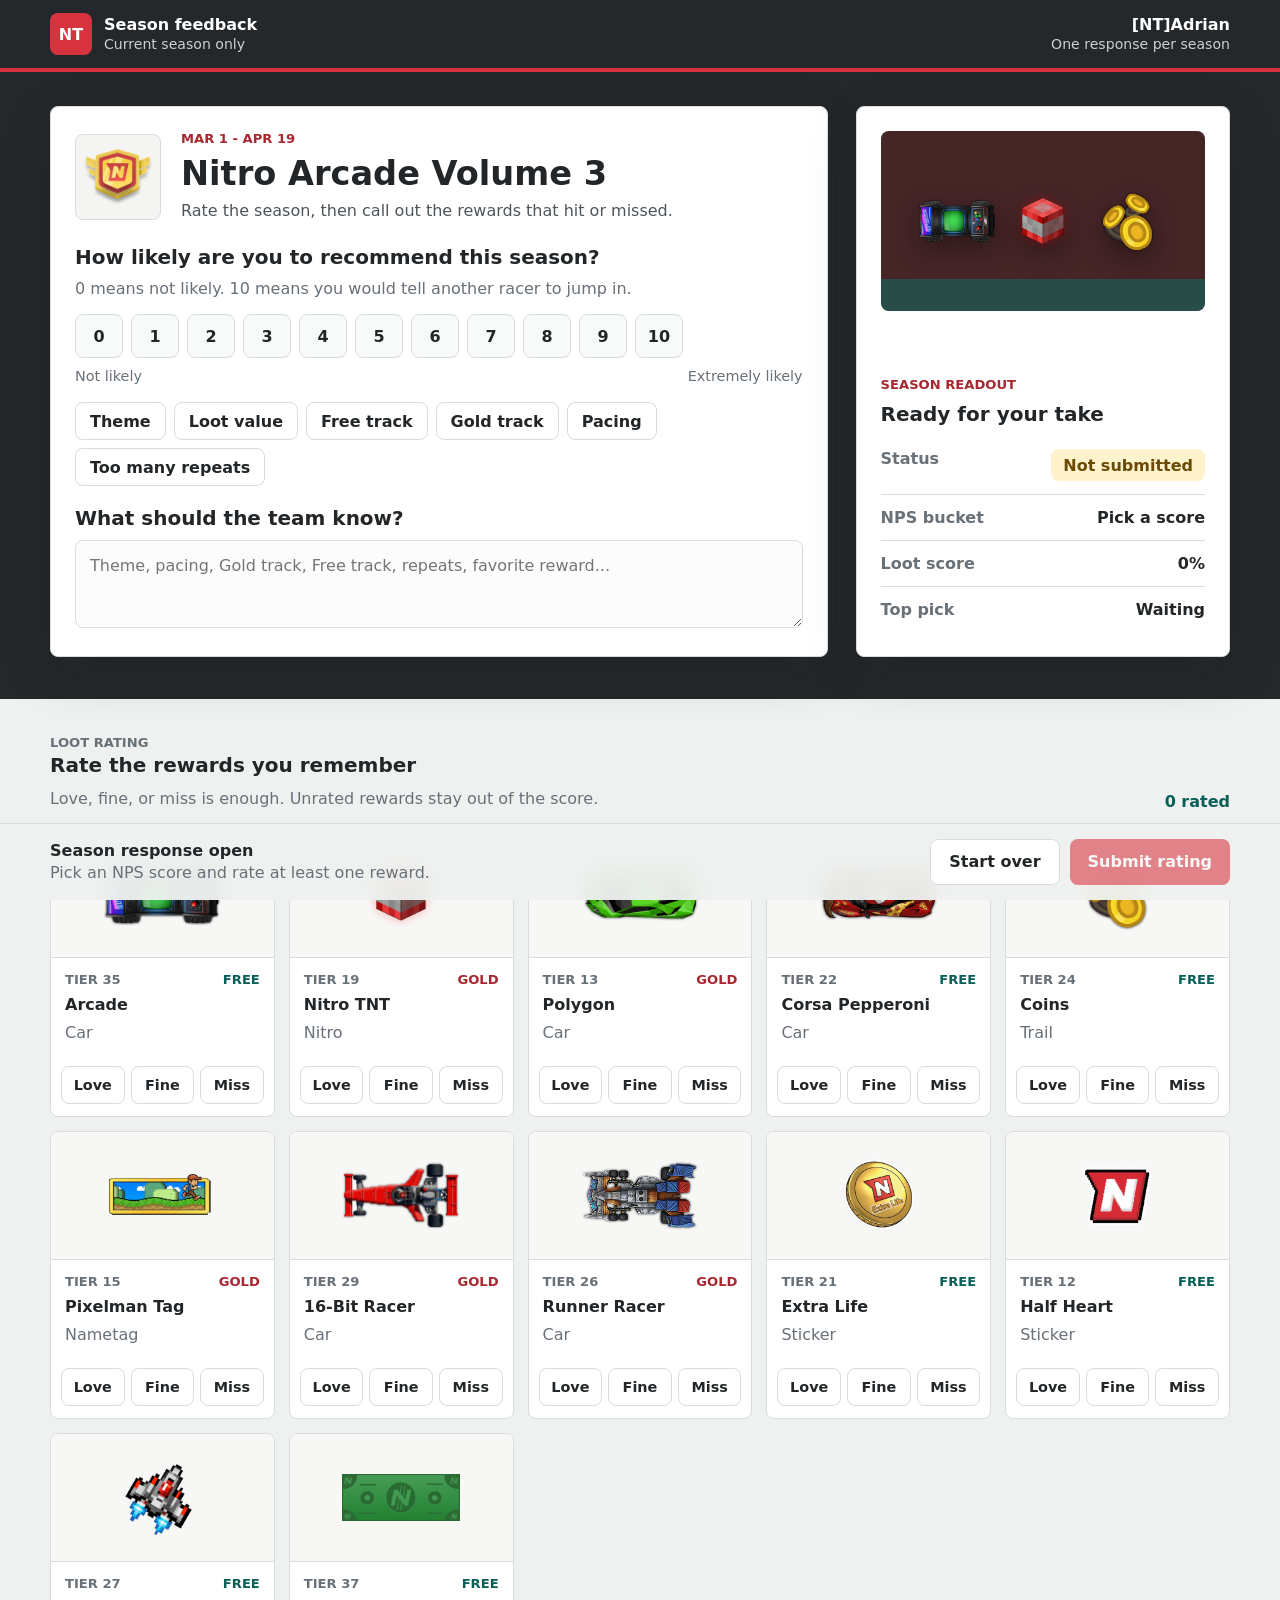
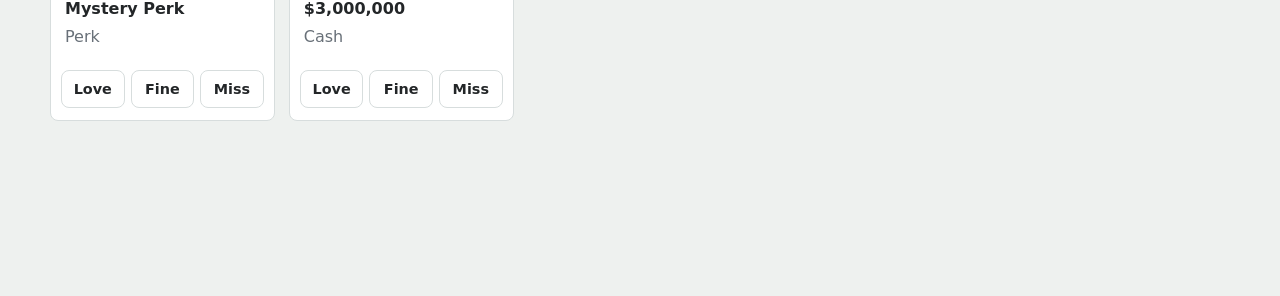
<file: season-rating-demo.html>
<!DOCTYPE html>
<html lang="en">
<head>
  <meta charset="UTF-8">
  <meta name="viewport" content="width=device-width, initial-scale=1.0">
  <title>Season Rating Demo</title>
  <style>
    :root {
      --ink: #232628;
      --muted: #687078;
      --paper: #eef1ef;
      --surface: #ffffff;
      --line: #d7dddd;
      --charcoal: #25282b;
      --red: #d6333f;
      --red-dark: #a92731;
      --teal: #08776e;
      --teal-dark: #075f58;
      --yellow: #efbd45;
      --bad: #a83b34;
      --shadow: 0 18px 50px rgba(22, 24, 26, 0.16);
    }

    * {
      box-sizing: border-box;
    }

    body {
      margin: 0;
      min-height: 100vh;
      color: var(--ink);
      background: var(--paper);
      font-family: Inter, ui-sans-serif, system-ui, -apple-system, BlinkMacSystemFont, "Segoe UI", sans-serif;
      letter-spacing: 0;
    }

    img {
      display: block;
      max-width: 100%;
    }

    button,
    input,
    textarea {
      font: inherit;
      letter-spacing: 0;
    }

    button {
      border: 0;
      border-radius: 8px;
      cursor: pointer;
    }

    button:disabled {
      cursor: not-allowed;
      opacity: 0.58;
    }

    .topbar {
      background: var(--charcoal);
      border-bottom: 4px solid var(--red);
      color: #fff;
    }

    .topbar-inner,
    .wrap {
      width: min(1180px, calc(100% - 32px));
      margin: 0 auto;
    }

    .topbar-inner {
      min-height: 68px;
      display: flex;
      align-items: center;
      justify-content: space-between;
      gap: 20px;
    }

    .brand {
      display: flex;
      align-items: center;
      gap: 12px;
      min-width: 0;
    }

    .brand-mark {
      width: 42px;
      height: 42px;
      display: grid;
      place-items: center;
      flex: 0 0 auto;
      border-radius: 8px;
      background: var(--red);
      color: #fff;
      font-weight: 900;
    }

    .brand strong,
    .player strong {
      display: block;
      line-height: 1.1;
    }

    .brand span,
    .player span {
      display: block;
      margin-top: 3px;
      color: #cbd1d0;
      font-size: 0.88rem;
    }

    .player {
      text-align: right;
      flex: 0 0 auto;
    }

    .season-band {
      background: var(--charcoal);
      color: #fff;
      padding: 34px 0 42px;
    }

    .season-grid {
      display: grid;
      grid-template-columns: minmax(0, 1.35fr) minmax(300px, 0.65fr);
      gap: 28px;
      align-items: stretch;
    }

    .survey-panel,
    .readout {
      background: var(--surface);
      color: var(--ink);
      border: 1px solid var(--line);
      border-radius: 8px;
      box-shadow: var(--shadow);
    }

    .survey-panel {
      padding: 24px;
    }

    .season-heading {
      display: grid;
      grid-template-columns: auto minmax(0, 1fr);
      gap: 20px;
      align-items: center;
      margin-bottom: 22px;
    }

    .medal {
      width: 86px;
      height: 86px;
      display: grid;
      place-items: center;
      border-radius: 8px;
      background: #f4f5f2;
      border: 1px solid var(--line);
    }

    .medal img {
      width: 70px;
      height: 70px;
      object-fit: contain;
    }

    h1,
    h2,
    h3,
    p {
      margin-top: 0;
    }

    h1 {
      margin-bottom: 8px;
      font-size: 2.1rem;
      line-height: 1.05;
    }

    h2 {
      margin-bottom: 10px;
      font-size: 1.25rem;
      line-height: 1.2;
    }

    h3 {
      margin-bottom: 8px;
      font-size: 1rem;
      line-height: 1.25;
    }

    .eyebrow {
      margin-bottom: 10px;
      color: var(--red-dark);
      font-size: 0.82rem;
      font-weight: 800;
      text-transform: uppercase;
    }

    .muted {
      color: var(--muted);
    }

    .season-copy {
      margin-bottom: 0;
      color: #4d555a;
      line-height: 1.5;
    }

    .nps-scale {
      display: flex;
      flex-wrap: wrap;
      gap: 8px;
      margin-top: 16px;
    }

    .nps-button {
      width: 48px;
      height: 44px;
      border: 1px solid var(--line);
      background: #f8faf9;
      color: var(--ink);
      font-weight: 800;
    }

    .nps-button[aria-pressed="true"] {
      background: var(--teal);
      border-color: var(--teal);
      color: #fff;
    }

    .scale-labels {
      display: flex;
      justify-content: space-between;
      gap: 16px;
      margin-top: 10px;
      color: var(--muted);
      font-size: 0.9rem;
    }

    .reason-bank {
      display: flex;
      flex-wrap: wrap;
      gap: 8px;
      margin: 18px 0 20px;
    }

    .chip {
      min-height: 38px;
      padding: 0 14px;
      border: 1px solid var(--line);
      background: #fff;
      color: var(--ink);
      font-weight: 700;
    }

    .chip[aria-pressed="true"] {
      background: #ffe6e8;
      border-color: #ee9ca4;
      color: var(--red-dark);
    }

    .comment-box {
      width: 100%;
      min-height: 88px;
      resize: vertical;
      padding: 13px 14px;
      border: 1px solid var(--line);
      border-radius: 8px;
      color: var(--ink);
      background: #fbfcfb;
      line-height: 1.45;
    }

    .readout {
      padding: 24px;
      display: flex;
      flex-direction: column;
      justify-content: space-between;
      gap: 22px;
    }

    .readout-visual {
      min-height: 180px;
      display: grid;
      place-items: center;
      border-radius: 8px;
      background: #222;
      overflow: hidden;
      position: relative;
    }

    .readout-visual::before {
      content: "";
      position: absolute;
      inset: 0;
      background: rgba(214, 51, 63, 0.2);
      border-bottom: 32px solid rgba(8, 119, 110, 0.48);
    }

    .loot-stack {
      position: relative;
      z-index: 1;
      display: grid;
      grid-template-columns: repeat(3, 78px);
      gap: 8px;
      align-items: end;
    }

    .loot-stack img {
      width: 78px;
      height: 78px;
      object-fit: contain;
      filter: drop-shadow(0 10px 13px rgba(0, 0, 0, 0.34));
    }

    .readout dl {
      margin: 0;
    }

    .readout-row {
      display: grid;
      grid-template-columns: 1fr auto;
      gap: 14px;
      padding: 13px 0;
      border-top: 1px solid var(--line);
    }

    .readout-row:first-child {
      border-top: 0;
    }

    .readout dt {
      color: var(--muted);
      font-weight: 700;
    }

    .readout dd {
      margin: 0;
      font-weight: 900;
      text-align: right;
    }

    .status-pill {
      display: inline-flex;
      align-items: center;
      min-height: 32px;
      padding: 0 12px;
      border-radius: 8px;
      background: #fff3ce;
      color: #6a4a04;
      font-weight: 800;
    }

    .status-pill.is-done {
      background: #dff1e7;
      color: #1b6738;
    }

    .rewards-band {
      padding: 34px 0 98px;
    }

    .section-head {
      display: flex;
      align-items: flex-end;
      justify-content: space-between;
      gap: 24px;
      margin-bottom: 18px;
    }

    .section-head p {
      max-width: 620px;
      margin-bottom: 0;
      color: var(--muted);
      line-height: 1.5;
    }

    .progress-note {
      flex: 0 0 auto;
      color: var(--teal-dark);
      font-weight: 900;
    }

    .reward-grid {
      display: grid;
      grid-template-columns: repeat(auto-fit, minmax(196px, 1fr));
      gap: 14px;
    }

    .reward-tile {
      min-height: 268px;
      display: flex;
      flex-direction: column;
      background: #fff;
      border: 1px solid var(--line);
      border-radius: 8px;
      overflow: hidden;
    }

    .reward-art {
      height: 128px;
      display: grid;
      place-items: center;
      padding: 16px;
      background: #f7f8f6;
      border-bottom: 1px solid var(--line);
    }

    .reward-art img {
      width: 118px;
      height: 92px;
      object-fit: contain;
    }

    .reward-body {
      min-height: 78px;
      padding: 14px 14px 8px;
    }

    .reward-meta {
      display: flex;
      align-items: center;
      justify-content: space-between;
      gap: 10px;
      margin-bottom: 8px;
      color: var(--muted);
      font-size: 0.82rem;
      font-weight: 800;
      text-transform: uppercase;
    }

    .track-tag {
      color: var(--red-dark);
    }

    .track-tag.is-free {
      color: var(--teal-dark);
    }

    .reward-actions {
      display: grid;
      grid-template-columns: repeat(3, minmax(0, 1fr));
      gap: 6px;
      padding: 0 10px 12px;
      margin-top: auto;
    }

    .loot-button {
      min-height: 38px;
      padding: 0 8px;
      border: 1px solid var(--line);
      background: #fff;
      color: var(--ink);
      font-size: 0.9rem;
      font-weight: 800;
    }

    .loot-button[aria-pressed="true"][data-value="love"] {
      background: #daf0e4;
      border-color: #7dc198;
      color: #155d32;
    }

    .loot-button[aria-pressed="true"][data-value="fine"] {
      background: #fff0c2;
      border-color: var(--yellow);
      color: #684b06;
    }

    .loot-button[aria-pressed="true"][data-value="miss"] {
      background: #f9dddb;
      border-color: #d58c86;
      color: var(--bad);
    }

    .action-bar {
      position: sticky;
      bottom: 0;
      z-index: 2;
      background: rgba(238, 241, 239, 0.96);
      border-top: 1px solid var(--line);
      backdrop-filter: blur(10px);
    }

    .action-inner {
      width: min(1180px, calc(100% - 32px));
      min-height: 76px;
      margin: 0 auto;
      display: flex;
      align-items: center;
      justify-content: space-between;
      gap: 18px;
    }

    .action-copy {
      color: var(--muted);
      line-height: 1.4;
    }

    .action-copy strong {
      display: block;
      color: var(--ink);
    }

    .action-buttons {
      display: flex;
      gap: 10px;
      flex: 0 0 auto;
    }

    .primary-button,
    .secondary-button {
      min-height: 46px;
      padding: 0 18px;
      font-weight: 900;
    }

    .primary-button {
      background: var(--red);
      color: #fff;
    }

    .primary-button:hover:not(:disabled) {
      background: var(--red-dark);
    }

    .secondary-button {
      border: 1px solid var(--line);
      background: #fff;
      color: var(--ink);
    }

    .toast {
      position: fixed;
      right: 24px;
      bottom: 96px;
      max-width: min(360px, calc(100% - 48px));
      padding: 14px 16px;
      border-radius: 8px;
      background: var(--charcoal);
      color: #fff;
      box-shadow: var(--shadow);
      transform: translateY(18px);
      opacity: 0;
      pointer-events: none;
      transition: opacity 160ms ease, transform 160ms ease;
      z-index: 3;
    }

    .toast.is-visible {
      transform: translateY(0);
      opacity: 1;
    }

    @media (max-width: 900px) {
      .season-grid {
        grid-template-columns: 1fr;
      }

      .readout {
        box-shadow: none;
      }

      .section-head,
      .action-inner {
        align-items: stretch;
        flex-direction: column;
      }

      .action-buttons {
        width: 100%;
      }

      .primary-button,
      .secondary-button {
        flex: 1 1 0;
      }
    }

    @media (max-width: 560px) {
      .topbar-inner,
      .wrap,
      .action-inner {
        width: min(100% - 20px, 1180px);
      }

      .topbar-inner {
        align-items: flex-start;
        flex-direction: column;
        padding: 14px 0;
      }

      .player {
        text-align: left;
      }

      .season-band {
        padding: 20px 0 28px;
      }

      .survey-panel,
      .readout {
        padding: 16px;
      }

      .season-heading {
        grid-template-columns: 1fr;
      }

      h1 {
        font-size: 1.7rem;
      }

      .reward-grid {
        grid-template-columns: 1fr;
      }

      .reward-tile {
        min-height: 244px;
      }
    }
  </style>
</head>
<body>
  <header class="topbar">
    <div class="topbar-inner">
      <div class="brand" aria-label="Nitro Type season feedback">
        <div class="brand-mark">NT</div>
        <div>
          <strong>Season feedback</strong>
          <span>Current season only</span>
        </div>
      </div>
      <div class="player">
        <strong>[NT]Adrian</strong>
        <span>One response per season</span>
      </div>
    </div>
  </header>

  <main>
    <section class="season-band">
      <div class="wrap season-grid">
        <div class="survey-panel" aria-labelledby="season-title">
          <div class="season-heading">
            <div class="medal">
              <img src="Season Rewards _ Nitro Type_files/season-medal-default.png" alt="Nitro Arcade medal">
            </div>
            <div>
              <p class="eyebrow">Mar 1 - Apr 19</p>
              <h1 id="season-title">Nitro Arcade Volume 3</h1>
              <p class="season-copy">Rate the season, then call out the rewards that hit or missed.</p>
            </div>
          </div>

          <h2>How likely are you to recommend this season?</h2>
          <p class="muted">0 means not likely. 10 means you would tell another racer to jump in.</p>
          <div class="nps-scale" id="npsScale" aria-label="Season recommendation score"></div>
          <div class="scale-labels">
            <span>Not likely</span>
            <span>Extremely likely</span>
          </div>

          <div class="reason-bank" id="reasonBank" aria-label="Score reasons"></div>

          <label for="commentBox">
            <h2>What should the team know?</h2>
          </label>
          <textarea id="commentBox" class="comment-box" maxlength="280" placeholder="Theme, pacing, Gold track, Free track, repeats, favorite reward..."></textarea>
        </div>

        <aside class="readout" aria-live="polite">
          <div>
            <div class="readout-visual" aria-hidden="true">
              <div class="loot-stack">
                <img src="Season Rewards _ Nitro Type_files/arcade_large.png" alt="">
                <img src="Season Rewards _ Nitro Type_files/nitro_tnt_1772334923.png" alt="">
                <img src="Season Rewards _ Nitro Type_files/coins_1772334865.png" alt="">
              </div>
            </div>
          </div>
          <div>
            <p class="eyebrow">Season readout</p>
            <h2 id="readoutTitle">Ready for your take</h2>
            <dl>
              <div class="readout-row">
                <dt>Status</dt>
                <dd><span class="status-pill" id="submissionStatus">Not submitted</span></dd>
              </div>
              <div class="readout-row">
                <dt>NPS bucket</dt>
                <dd id="npsBucket">Pick a score</dd>
              </div>
              <div class="readout-row">
                <dt>Loot score</dt>
                <dd id="lootScore">0%</dd>
              </div>
              <div class="readout-row">
                <dt>Top pick</dt>
                <dd id="topPick">Waiting</dd>
              </div>
            </dl>
          </div>
        </aside>
      </div>
    </section>

    <section class="rewards-band">
      <div class="wrap">
        <div class="section-head">
          <div>
            <p class="eyebrow">Loot rating</p>
            <h2>Rate the rewards you remember</h2>
            <p>Love, fine, or miss is enough. Unrated rewards stay out of the score.</p>
          </div>
          <div class="progress-note" id="progressNote">0 rated</div>
        </div>
        <div class="reward-grid" id="rewardGrid"></div>
      </div>
    </section>
  </main>

  <div class="action-bar">
    <div class="action-inner">
      <div class="action-copy" id="actionCopy">
        <strong>Season response open</strong>
        Pick an NPS score and rate at least one reward.
      </div>
      <div class="action-buttons">
        <button type="button" class="secondary-button" id="resetButton">Start over</button>
        <button type="button" class="primary-button" id="submitButton" disabled>Submit rating</button>
      </div>
    </div>
  </div>

  <div class="toast" id="toast" role="status">Season rating submitted.</div>

  <script>
    const seasonId = "nitro-arcade-vol-3";
    const userId = "adrian-demo";
    const storageKey = "nt-season-rating:" + seasonId + ":" + userId;

    const rewards = [
      {
        id: "arcade",
        tier: 35,
        track: "Free",
        name: "Arcade",
        type: "Car",
        image: "Season Rewards _ Nitro Type_files/arcade_large.png"
      },
      {
        id: "nitro-tnt",
        tier: 19,
        track: "Gold",
        name: "Nitro TNT",
        type: "Nitro",
        image: "Season Rewards _ Nitro Type_files/nitro_tnt_1772334923.png"
      },
      {
        id: "polygon",
        tier: 13,
        track: "Gold",
        name: "Polygon",
        type: "Car",
        image: "Season Rewards _ Nitro Type_files/polygon_large.png"
      },
      {
        id: "corsa-pepperoni",
        tier: 22,
        track: "Free",
        name: "Corsa Pepperoni",
        type: "Car",
        image: "Season Rewards _ Nitro Type_files/corsapepperoni_large.png"
      },
      {
        id: "coins-trail",
        tier: 24,
        track: "Free",
        name: "Coins",
        type: "Trail",
        image: "Season Rewards _ Nitro Type_files/coins_1772334865.png"
      },
      {
        id: "pixelman",
        tier: 15,
        track: "Gold",
        name: "Pixelman Tag",
        type: "Nametag",
        image: "Season Rewards _ Nitro Type_files/pixelman_tag_1772334963.png"
      },
      {
        id: "eight-bit-racer",
        tier: 29,
        track: "Gold",
        name: "16-Bit Racer",
        type: "Car",
        image: "Season Rewards _ Nitro Type_files/16bitracerr_large.png"
      },
      {
        id: "runner-racer",
        tier: 26,
        track: "Gold",
        name: "Runner Racer",
        type: "Car",
        image: "Season Rewards _ Nitro Type_files/runeracerrrrr_large.png"
      },
      {
        id: "extra-life",
        tier: 21,
        track: "Free",
        name: "Extra Life",
        type: "Sticker",
        image: "Season Rewards _ Nitro Type_files/sticker_1772334398.png"
      },
      {
        id: "half-heart",
        tier: 12,
        track: "Free",
        name: "Half Heart",
        type: "Sticker",
        image: "Season Rewards _ Nitro Type_files/sticker_1772334436.png"
      },
      {
        id: "perk",
        tier: 27,
        track: "Free",
        name: "Mystery Perk",
        type: "Perk",
        image: "Season Rewards _ Nitro Type_files/perk.png"
      },
      {
        id: "cash",
        tier: 37,
        track: "Free",
        name: "$3,000,000",
        type: "Cash",
        image: "Season Rewards _ Nitro Type_files/season-insp-cash.2.jpg"
      }
    ];

    const reasons = ["Theme", "Loot value", "Free track", "Gold track", "Pacing", "Too many repeats"];
    const state = {
      nps: null,
      reasons: [],
      comment: "",
      itemRatings: {}
    };

    let submitted = false;

    const els = {
      npsScale: document.querySelector("#npsScale"),
      reasonBank: document.querySelector("#reasonBank"),
      rewardGrid: document.querySelector("#rewardGrid"),
      progressNote: document.querySelector("#progressNote"),
      submitButton: document.querySelector("#submitButton"),
      resetButton: document.querySelector("#resetButton"),
      commentBox: document.querySelector("#commentBox"),
      submissionStatus: document.querySelector("#submissionStatus"),
      npsBucket: document.querySelector("#npsBucket"),
      lootScore: document.querySelector("#lootScore"),
      topPick: document.querySelector("#topPick"),
      readoutTitle: document.querySelector("#readoutTitle"),
      actionCopy: document.querySelector("#actionCopy"),
      toast: document.querySelector("#toast")
    };

    function renderNps() {
      els.npsScale.innerHTML = "";
      for (let score = 0; score <= 10; score += 1) {
        const button = document.createElement("button");
        button.type = "button";
        button.className = "nps-button";
        button.textContent = score;
        button.setAttribute("aria-pressed", String(state.nps === score));
        button.setAttribute("aria-label", "Rate season " + score + " out of 10");
        button.disabled = submitted;
        button.addEventListener("click", () => {
          state.nps = score;
          renderNps();
          updateReadout();
        });
        els.npsScale.appendChild(button);
      }
    }

    function renderReasons() {
      els.reasonBank.innerHTML = "";
      reasons.forEach((reason) => {
        const button = document.createElement("button");
        button.type = "button";
        button.className = "chip";
        button.textContent = reason;
        button.setAttribute("aria-pressed", String(state.reasons.includes(reason)));
        button.disabled = submitted;
        button.addEventListener("click", () => {
          if (state.reasons.includes(reason)) {
            state.reasons = state.reasons.filter((item) => item !== reason);
          } else {
            state.reasons = state.reasons.concat(reason);
          }
          renderReasons();
        });
        els.reasonBank.appendChild(button);
      });
    }

    function renderRewards() {
      els.rewardGrid.innerHTML = "";
      rewards.forEach((reward) => {
        const tile = document.createElement("article");
        tile.className = "reward-tile";
        tile.innerHTML = `
          <div class="reward-art">
            <img src="${reward.image}" alt="${reward.name}">
          </div>
          <div class="reward-body">
            <div class="reward-meta">
              <span>Tier ${reward.tier}</span>
              <span class="track-tag ${reward.track === "Free" ? "is-free" : ""}">${reward.track}</span>
            </div>
            <h3>${reward.name}</h3>
            <p class="muted">${reward.type}</p>
          </div>
          <div class="reward-actions" aria-label="${reward.name} rating">
            ${lootButton(reward.id, "love", "Love")}
            ${lootButton(reward.id, "fine", "Fine")}
            ${lootButton(reward.id, "miss", "Miss")}
          </div>
        `;
        tile.querySelectorAll(".loot-button").forEach((button) => {
          button.disabled = submitted;
          button.addEventListener("click", () => {
            const value = button.dataset.value;
            state.itemRatings[reward.id] = state.itemRatings[reward.id] === value ? undefined : value;
            if (state.itemRatings[reward.id] === undefined) {
              delete state.itemRatings[reward.id];
            }
            renderRewards();
            updateReadout();
          });
        });
        els.rewardGrid.appendChild(tile);
      });
    }

    function lootButton(rewardId, value, label) {
      const selected = state.itemRatings[rewardId] === value;
      return `<button type="button" class="loot-button" data-value="${value}" aria-pressed="${selected}">${label}</button>`;
    }

    function getNpsBucket() {
      if (state.nps === null) return "Pick a score";
      if (state.nps >= 9) return "Promoter";
      if (state.nps >= 7) return "Passive";
      return "Detractor";
    }

    function getLootScore() {
      const values = Object.values(state.itemRatings);
      if (!values.length) return 0;
      const points = values.reduce((total, value) => {
        if (value === "love") return total + 100;
        if (value === "fine") return total + 55;
        return total;
      }, 0);
      return Math.round(points / values.length);
    }

    function getTopPick() {
      const loved = rewards.find((reward) => state.itemRatings[reward.id] === "love");
      if (loved) return loved.name;
      const rated = rewards.find((reward) => state.itemRatings[reward.id]);
      return rated ? rated.name : "Waiting";
    }

    function updateReadout() {
      const ratedCount = Object.keys(state.itemRatings).length;
      const canSubmit = state.nps !== null && ratedCount > 0 && !submitted;
      const bucket = getNpsBucket();
      const score = getLootScore();

      els.progressNote.textContent = ratedCount + (ratedCount === 1 ? " rated" : " rated");
      els.npsBucket.textContent = bucket;
      els.lootScore.textContent = score + "%";
      els.topPick.textContent = getTopPick();
      els.submitButton.disabled = !canSubmit;
      els.commentBox.disabled = submitted;

      if (submitted) {
        els.submissionStatus.textContent = "Submitted";
        els.submissionStatus.classList.add("is-done");
        els.readoutTitle.textContent = "Thanks for the signal";
        els.actionCopy.innerHTML = "<strong>Season response saved</strong>One response is counted for Nitro Arcade Volume 3.";
      } else {
        els.submissionStatus.textContent = "Not submitted";
        els.submissionStatus.classList.remove("is-done");
        els.readoutTitle.textContent = state.nps === null ? "Ready for your take" : bucket + " response";
        els.actionCopy.innerHTML = "<strong>Season response open</strong>" + (canSubmit ? "Ready to submit." : "Pick an NPS score and rate at least one reward.");
      }
    }

    function saveSubmission() {
      state.comment = els.commentBox.value.trim();
      submitted = true;
      localStorage.setItem(storageKey, JSON.stringify({
        seasonId,
        userId,
        submittedAt: new Date().toISOString(),
        response: state
      }));
      renderNps();
      renderReasons();
      renderRewards();
      updateReadout();
      showToast("Season rating submitted.");
    }

    function loadSubmission() {
      const saved = localStorage.getItem(storageKey);
      if (!saved) return;
      try {
        const parsed = JSON.parse(saved);
        Object.assign(state, parsed.response);
        els.commentBox.value = state.comment || "";
        submitted = true;
      } catch (error) {
        localStorage.removeItem(storageKey);
      }
    }

    function resetDemo() {
      localStorage.removeItem(storageKey);
      state.nps = null;
      state.reasons = [];
      state.comment = "";
      state.itemRatings = {};
      submitted = false;
      els.commentBox.value = "";
      renderAll();
      showToast("Season response cleared.");
    }

    function showToast(message) {
      els.toast.textContent = message;
      els.toast.classList.add("is-visible");
      window.clearTimeout(showToast.timer);
      showToast.timer = window.setTimeout(() => {
        els.toast.classList.remove("is-visible");
      }, 2200);
    }

    function renderAll() {
      renderNps();
      renderReasons();
      renderRewards();
      updateReadout();
    }

    els.submitButton.addEventListener("click", saveSubmission);
    els.resetButton.addEventListener("click", resetDemo);
    els.commentBox.addEventListener("input", () => {
      state.comment = els.commentBox.value;
    });

    loadSubmission();
    renderAll();
  </script>
</body>
</html>
</file>
